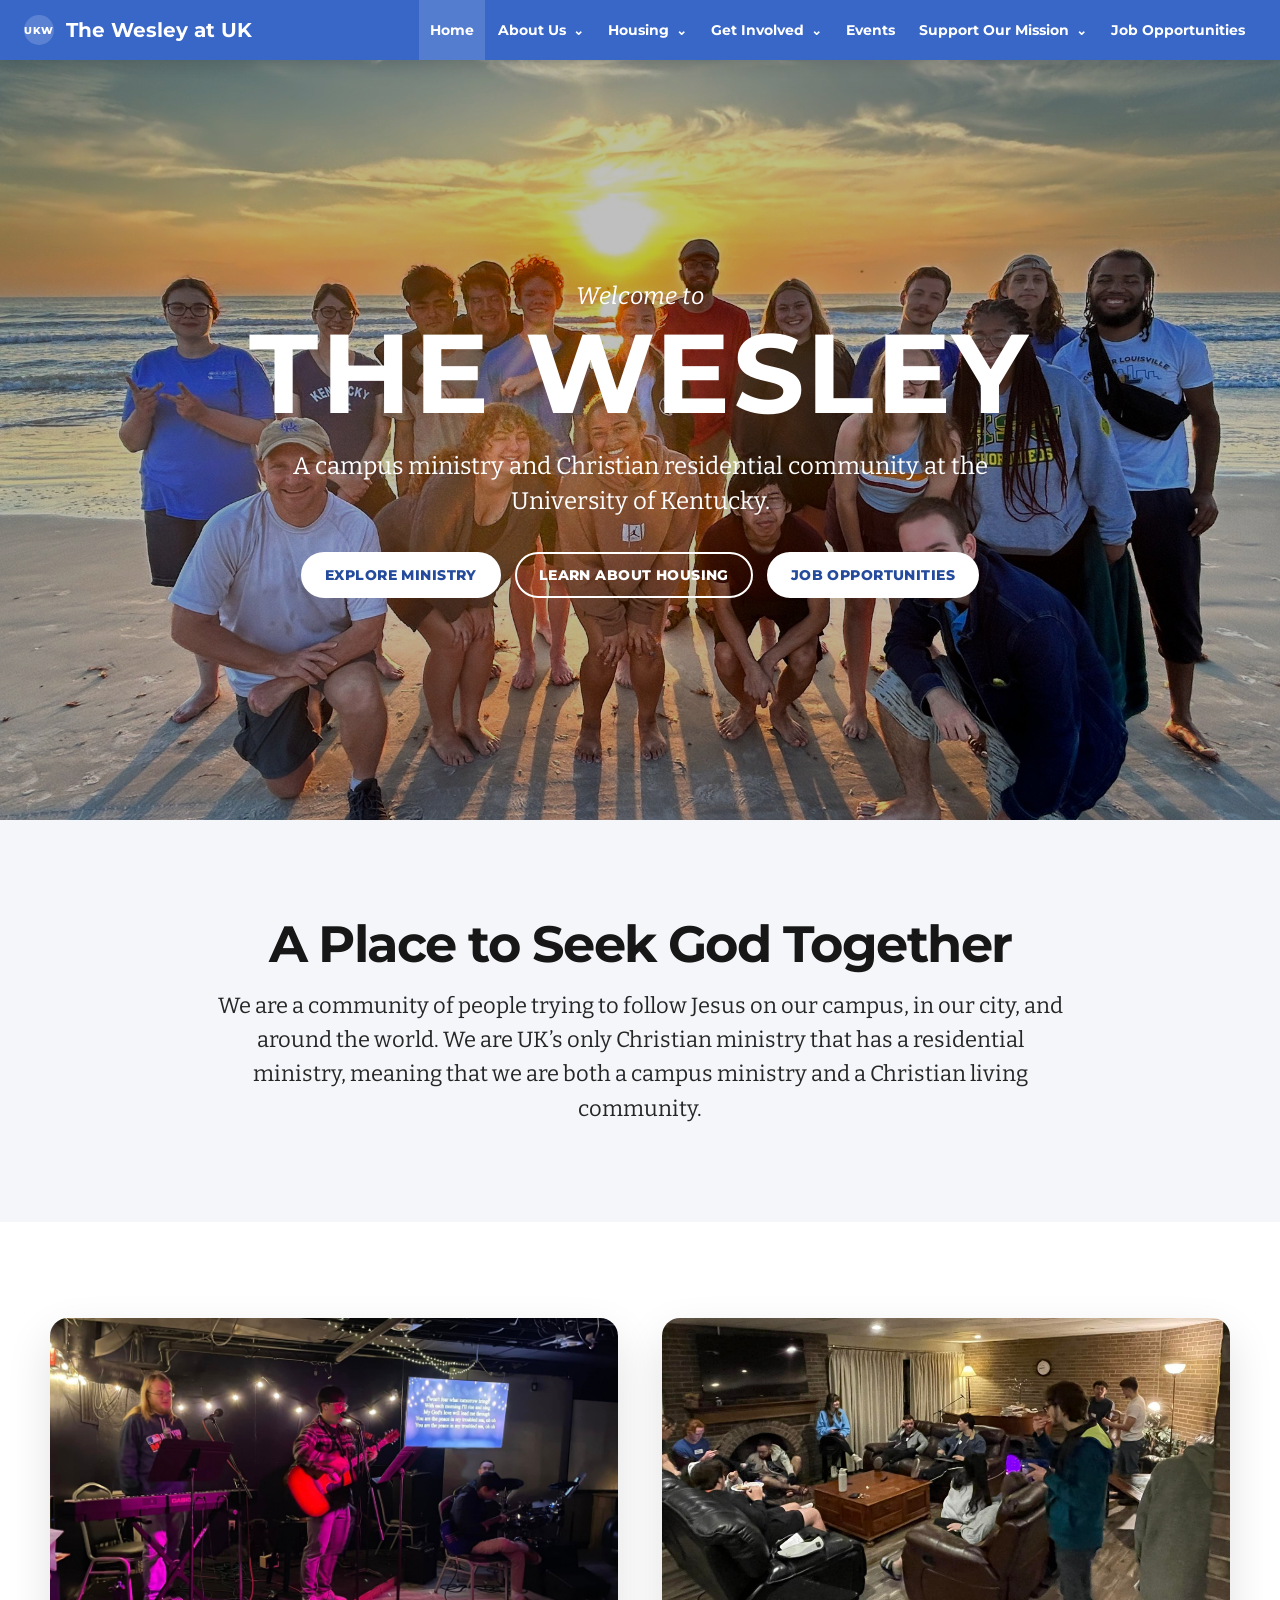
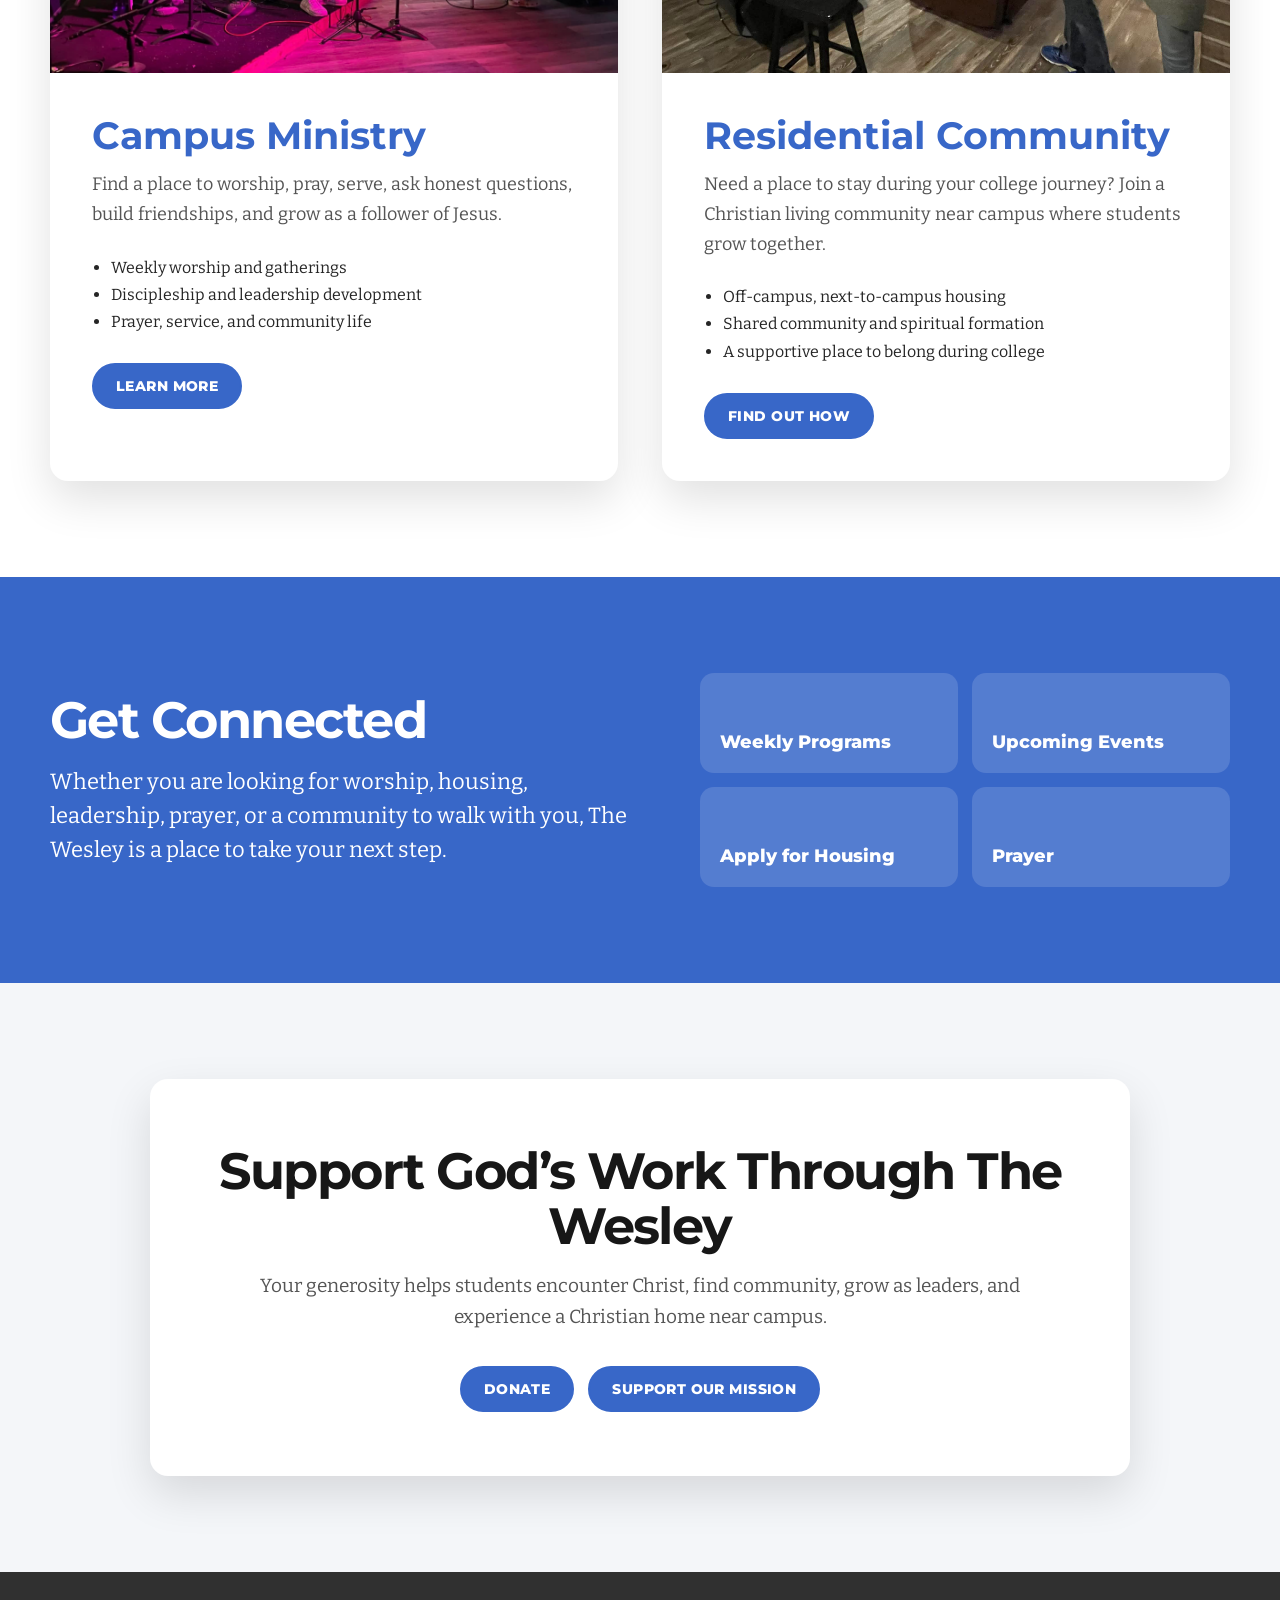
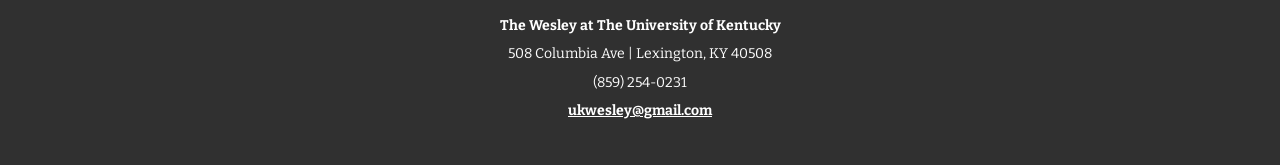
<file: index.html>
<!DOCTYPE html>
<html lang="en">
<head>
  <meta charset="UTF-8">
  <meta name="viewport" content="width=device-width, initial-scale=1.0">

  <title>The Wesley at UK</title>
  <meta name="description" content="The Wesley at UK is a campus ministry and Christian residential community at the University of Kentucky.">

  <link rel="preconnect" href="https://fonts.googleapis.com">
  <link rel="preconnect" href="https://fonts.gstatic.com" crossorigin>
  <link href="https://fonts.googleapis.com/css2?family=Bitter:wght@400;700&family=Montserrat:wght@400;500;600;700;800&display=swap" rel="stylesheet">

  <style>
    :root {
      --blue: #3867c8;
      --blue-dark: #244b9c;
      --ink: #171717;
      --muted: #555555;
      --light: #f4f6f9;
      --white: #ffffff;
      --footer: #303030;
      --shadow: 0 18px 45px rgba(0,0,0,.12);
      --radius: 18px;
    }

    * {
      box-sizing: border-box;
    }

    body {
      margin: 0;
      color: var(--ink);
      font-family: "Bitter", Georgia, serif;
      background: var(--white);
    }

    img {
      width: 100%;
      max-width: 100%;
      display: block;
    }

    a {
      color: inherit;
    }

    .container {
      width: min(1180px, calc(100% - 32px));
      margin: 0 auto;
    }

    .site-header {
      position: sticky;
      top: 0;
      z-index: 100;
      box-shadow: 0 2px 16px rgba(0,0,0,.16);
    }

    .navbar {
      min-height: 60px;
      display: flex;
      align-items: center;
      justify-content: space-between;
      gap: 22px;
      padding: 0 24px;
      background: var(--blue);
      color: var(--white);
      font-family: "Montserrat", Arial, sans-serif;
    }

    .brand {
      display: inline-flex;
      align-items: center;
      gap: 12px;
      text-decoration: none;
      font-size: 20px;
      font-weight: 700;
      white-space: nowrap;
    }

    .brand-logo {
      width: 30px;
      height: 30px;
      display: grid;
      place-items: center;
      border-radius: 50%;
      background: rgba(255,255,255,.18);
      font-size: 10px;
      font-weight: 800;
      letter-spacing: .04em;
    }

    .menu-toggle {
      display: none;
      align-items: center;
      gap: 8px;
      border: 0;
      background: transparent;
      color: var(--white);
      font-family: "Montserrat", Arial, sans-serif;
      font-weight: 800;
      cursor: pointer;
    }

    .menu-lines {
      display: grid;
      gap: 5px;
    }

    .menu-lines span {
      width: 24px;
      height: 2px;
      display: block;
      background: var(--white);
    }

    .main-menu {
      display: flex;
      align-items: center;
      justify-content: flex-end;
      gap: 2px;
      padding: 0;
      margin: 0;
      list-style: none;
      font-size: 14px;
      font-weight: 700;
    }

    .main-menu > li {
      position: relative;
    }

    .main-menu a,
    .main-menu button {
      min-height: 60px;
      display: flex;
      align-items: center;
      padding: 0 11px;
      border: 0;
      background: transparent;
      color: var(--white);
      font: inherit;
      text-decoration: none;
      cursor: pointer;
    }

    .main-menu a:hover,
    .main-menu button:hover,
    .main-menu .active {
      background: rgba(255,255,255,.14);
    }

    .has-submenu > button::after {
      content: "⌄";
      margin-left: 7px;
      font-size: 13px;
    }

    .has-submenu ul {
      position: absolute;
      top: 100%;
      right: 0;
      min-width: 235px;
      padding: 8px 0;
      margin: 0;
      list-style: none;
      background: var(--blue-dark);
      box-shadow: var(--shadow);
      opacity: 0;
      visibility: hidden;
      transform: translateY(8px);
      transition: .18s ease;
    }

    .has-submenu:hover ul,
    .has-submenu:focus-within ul {
      opacity: 1;
      visibility: visible;
      transform: translateY(0);
    }

    .has-submenu ul a {
      min-height: auto;
      padding: 12px 18px;
      justify-content: flex-start;
    }

    .hero {
      min-height: clamp(500px, 66vw, 760px);
      display: flex;
      align-items: center;
      justify-content: center;
      text-align: center;
      color: var(--white);
      background:
        linear-gradient(rgba(0,0,0,.25), rgba(0,0,0,.25)),
        url("media/uploads/image-4.jpg");
      background-size: cover;
      background-position: center;
    }

    .hero-content {
      width: min(980px, calc(100% - 32px));
      padding: 48px 0;
    }

    .hero-kicker {
      margin: 0 0 12px;
      font-size: clamp(18px, 2vw, 24px);
      font-style: italic;
    }

    .hero h1 {
      margin: 0;
      font-family: "Montserrat", Arial, sans-serif;
      font-size: clamp(54px, 9vw, 112px);
      line-height: .92;
      text-transform: uppercase;
      letter-spacing: .02em;
    }

    .hero-subtitle {
      max-width: 760px;
      margin: 24px auto 0;
      font-size: clamp(18px, 2vw, 24px);
      line-height: 1.45;
    }

    .button-row {
      display: flex;
      flex-wrap: wrap;
      justify-content: center;
      gap: 14px;
      margin-top: 34px;
    }

    .btn {
      display: inline-flex;
      align-items: center;
      justify-content: center;
      min-height: 46px;
      padding: 0 22px;
      border-radius: 999px;
      background: var(--blue);
      color: var(--white);
      border: 2px solid var(--blue);
      font-family: "Montserrat", Arial, sans-serif;
      font-size: 14px;
      font-weight: 800;
      text-transform: uppercase;
      text-decoration: none;
      letter-spacing: .03em;
    }

    .btn:hover {
      background: var(--blue-dark);
      border-color: var(--blue-dark);
    }

    .btn-light {
      background: var(--white);
      border-color: var(--white);
      color: var(--blue-dark);
    }

    .btn-outline {
      background: transparent;
      border-color: var(--white);
      color: var(--white);
    }

    .section {
      padding: clamp(58px, 8vw, 96px) 0;
    }

    .intro {
      background: var(--light);
      text-align: center;
    }

    .section-title {
      margin: 0 0 18px;
      font-family: "Montserrat", Arial, sans-serif;
      font-size: clamp(32px, 4vw, 52px);
      line-height: 1.08;
      letter-spacing: -.03em;
    }

    .section-lead {
      width: min(860px, 100%);
      margin: 0 auto;
      color: #262626;
      font-size: clamp(18px, 2vw, 22px);
      line-height: 1.55;
    }

    .equal-grid {
      display: grid;
      grid-template-columns: repeat(2, minmax(0, 1fr));
      gap: clamp(26px, 4vw, 44px);
    }

    .feature-card {
      overflow: hidden;
      border-radius: var(--radius);
      background: var(--white);
      box-shadow: var(--shadow);
    }

    .feature-card img {
      aspect-ratio: 16 / 10;
      object-fit: cover;
    }

    .feature-body {
      padding: clamp(26px, 4vw, 42px);
    }

    .feature-body h2 {
      margin: 0 0 14px;
      color: var(--blue);
      font-family: "Montserrat", Arial, sans-serif;
      font-size: clamp(28px, 3vw, 40px);
      line-height: 1.08;
    }

    .feature-body p {
      margin: 0 0 24px;
      color: var(--muted);
      font-size: 18px;
      line-height: 1.65;
    }

    .feature-list {
      margin: 0 0 28px;
      padding-left: 1.2rem;
      color: #252525;
      line-height: 1.7;
    }

    .split-section {
      background: var(--blue);
      color: var(--white);
    }

    .split-grid {
      display: grid;
      grid-template-columns: 1.05fr .95fr;
      gap: clamp(28px, 5vw, 64px);
      align-items: center;
    }

    .split-section .section-title,
    .split-section .section-lead {
      color: var(--white);
    }

    .quick-links {
      display: grid;
      grid-template-columns: repeat(2, minmax(0, 1fr));
      gap: 14px;
    }

    .quick-link {
      min-height: 100px;
      display: flex;
      align-items: flex-end;
      padding: 20px;
      border-radius: 14px;
      background: rgba(255,255,255,.14);
      color: var(--white);
      font-family: "Montserrat", Arial, sans-serif;
      font-size: 18px;
      font-weight: 800;
      text-decoration: none;
    }

    .quick-link:hover {
      background: rgba(255,255,255,.24);
    }

    .cta {
      text-align: center;
      background: var(--light);
    }

    .cta-card {
      width: min(980px, 100%);
      margin: 0 auto;
      padding: clamp(34px, 6vw, 64px);
      border-radius: var(--radius);
      background: var(--white);
      box-shadow: var(--shadow);
    }

    .cta-card p {
      width: min(760px, 100%);
      margin: 0 auto 28px;
      color: var(--muted);
      font-size: 19px;
      line-height: 1.6;
    }

    .site-footer {
      display: grid;
      gap: 8px;
      place-items: center;
      padding: 44px 16px;
      background: var(--footer);
      color: var(--white);
      text-align: center;
      font-size: 14px;
      line-height: 1.45;
    }

    .site-footer a {
      color: var(--white);
      font-weight: 700;
    }

    @media (max-width: 1060px) {
      .navbar {
        flex-wrap: wrap;
        padding: 0 16px;
      }

      .menu-toggle {
        display: inline-flex;
      }

      .main-menu {
        display: none;
        width: 100%;
        flex-direction: column;
        align-items: stretch;
        padding: 10px 0 18px;
      }

      .main-menu.open {
        display: flex;
      }

      .main-menu > li {
        width: 100%;
      }

      .main-menu a,
      .main-menu button {
        width: 100%;
        min-height: 48px;
        justify-content: space-between;
        padding: 0 10px;
      }

      .has-submenu ul {
        position: static;
        min-width: auto;
        display: none;
        opacity: 1;
        visibility: visible;
        transform: none;
        box-shadow: none;
        background: rgba(0,0,0,.16);
      }

      .has-submenu.open ul {
        display: block;
      }

      .has-submenu:hover ul {
        display: none;
      }

      .has-submenu.open:hover ul {
        display: block;
      }
    }

    @media (max-width: 760px) {

      .brand {
        font-size: 17px;
      }

      .hero {
        min-height: 560px;
      }

      .equal-grid,
      .split-grid {
        grid-template-columns: 1fr;
      }

      .quick-links {
        grid-template-columns: 1fr;
      }

      .feature-body {
        padding: 28px 22px;
      }
    }
  </style>
</head>

<body>
  <header class="site-header">
<nav class="navbar" aria-label="Main navigation">
      <a class="brand" href="index.html">
        <span class="brand-logo">UKW</span>
        <span>The Wesley at UK</span>
      </a>

      <button class="menu-toggle" aria-expanded="false" aria-controls="main-menu">
        <span class="menu-lines" aria-hidden="true">
          <span></span>
          <span></span>
          <span></span>
        </span>
        Menu
      </button>

      <ul id="main-menu" class="main-menu">
        <li><a class="active" href="index.html">Home</a></li>

        <li class="has-submenu">
          <button type="button">About Us</button>
          <ul>
            <li><a href="our-mission.html">Our Mission</a></li>
            <li><a href="contact-us.html">Contact Us</a></li>
          </ul>
        </li>

        <li class="has-submenu">
          <button type="button">Housing</button>
          <ul>
            <li><a href="dorm.html">Dorm</a></li>
            <li><a href="location.html">Location</a></li>
            <li><a href="apply.html">Apply</a></li>
          </ul>
        </li>

        <li class="has-submenu">
          <button type="button">Get Involved</button>
          <ul>
            <li><a href="ministry.html">Ministry</a></li>
            <li><a href="weekly-programs.html">Weekly Programs</a></li>
            <li><a href="leadership-academy.html">Leadership Academy</a></li>
            <li><a href="prayer.html">Prayer</a></li>
          </ul>
        </li>

        <li><a href="events.html">Events</a></li>

        <li class="has-submenu">
          <button type="button">Support Our Mission</button>
          <ul>
            <li><a href="support-gods-work.html">Support God's Work</a></li>
            <li><a href="donate.html">Donate</a></li>
          </ul>
        </li>

        <li><a href="Jobs.html">Job Opportunities</a></li>
      </ul>
    </nav>
  </header>

  <main>
    <section class="hero">
      <div class="hero-content">
        <p class="hero-kicker">Welcome to</p>
        <h1>The Wesley</h1>
        <p class="hero-subtitle">
          A campus ministry and Christian residential community at the University of Kentucky.
        </p>
        <div class="button-row">
          <a class="btn btn-light" href="ministry.html">Explore Ministry</a>
          <a class="btn btn-outline" href="dorm.html">Learn About Housing</a>
          <a class="btn btn-light" href="Jobs.html">Job Opportunities</a>
        </div>
      </div>
    </section>

    <section class="section intro">
      <div class="container">
        <h2 class="section-title">A Place to Seek God Together</h2>
        <p class="section-lead">
          We are a community of people trying to follow Jesus on our campus, in our city, and around the world.
          We are UK’s only Christian ministry that has a residential ministry, meaning that we are both a campus
          ministry and a Christian living community.
        </p>
      </div>
    </section>

    <section class="section">
      <div class="container equal-grid">
        <article class="feature-card">
          <img src="media/uploads/ukwf-worship.png" alt="Students worshiping and gathering at The Wesley">
          <div class="feature-body">
            <h2>Campus Ministry</h2>
            <p>
              Find a place to worship, pray, serve, ask honest questions, build friendships, and grow as a follower of Jesus.
            </p>
            <ul class="feature-list">
              <li>Weekly worship and gatherings</li>
              <li>Discipleship and leadership development</li>
              <li>Prayer, service, and community life</li>
            </ul>
            <a class="btn" href="ministry.html">Learn More</a>
          </div>
        </article>

        <article class="feature-card">
          <img src="media/uploads/dorm.png" alt="Students gathered in The Wesley residential community">
          <div class="feature-body">
            <h2>Residential Community</h2>
            <p>
              Need a place to stay during your college journey? Join a Christian living community near campus where students grow together.
            </p>
            <ul class="feature-list">
              <li>Off-campus, next-to-campus housing</li>
              <li>Shared community and spiritual formation</li>
              <li>A supportive place to belong during college</li>
            </ul>
            <a class="btn" href="dorm.html">Find Out How</a>
          </div>
        </article>
      </div>
    </section>

    <section class="section split-section">
      <div class="container split-grid">
        <div>
          <h2 class="section-title">Get Connected</h2>
          <p class="section-lead">
            Whether you are looking for worship, housing, leadership, prayer, or a community to walk with you,
            The Wesley is a place to take your next step.
          </p>
        </div>

        <div class="quick-links">
          <a class="quick-link" href="weekly-programs.html">Weekly Programs</a>
          <a class="quick-link" href="events.html">Upcoming Events</a>
          <a class="quick-link" href="apply.html">Apply for Housing</a>
          <a class="quick-link" href="prayer.html">Prayer</a>
        </div>
      </div>
    </section>

    <section class="section cta">
      <div class="container">
        <div class="cta-card">
          <h2 class="section-title">Support God’s Work Through The Wesley</h2>
          <p>
            Your generosity helps students encounter Christ, find community, grow as leaders,
            and experience a Christian home near campus.
          </p>
          <div class="button-row">
            <a class="btn" href="donate.html">Donate</a>
            <a class="btn" href="support-gods-work.html">Support Our Mission</a>
          </div>
        </div>
      </div>
    </section>
  </main>

  <footer class="site-footer">
    <strong>The Wesley at The University of Kentucky</strong>
    <span>508 Columbia Ave | Lexington, KY 40508</span>
    <span>(859) 254-0231</span>
    <span><a href="mailto:ukwesley@gmail.com">ukwesley@gmail.com</a></span>
  </footer>

  <script>
    const menuToggle = document.querySelector(".menu-toggle");
    const mainMenu = document.querySelector("#main-menu");
    const submenuButtons = document.querySelectorAll(".has-submenu > button");

    menuToggle.addEventListener("click", () => {
      const isOpen = mainMenu.classList.toggle("open");
      menuToggle.setAttribute("aria-expanded", String(isOpen));
    });

    submenuButtons.forEach((button) => {
      button.addEventListener("click", () => {
        if (window.innerWidth <= 1060) {
          const parent = button.closest(".has-submenu");
          parent.classList.toggle("open");
        }
      });
    });
  </script>
</body>
</html>
</file>
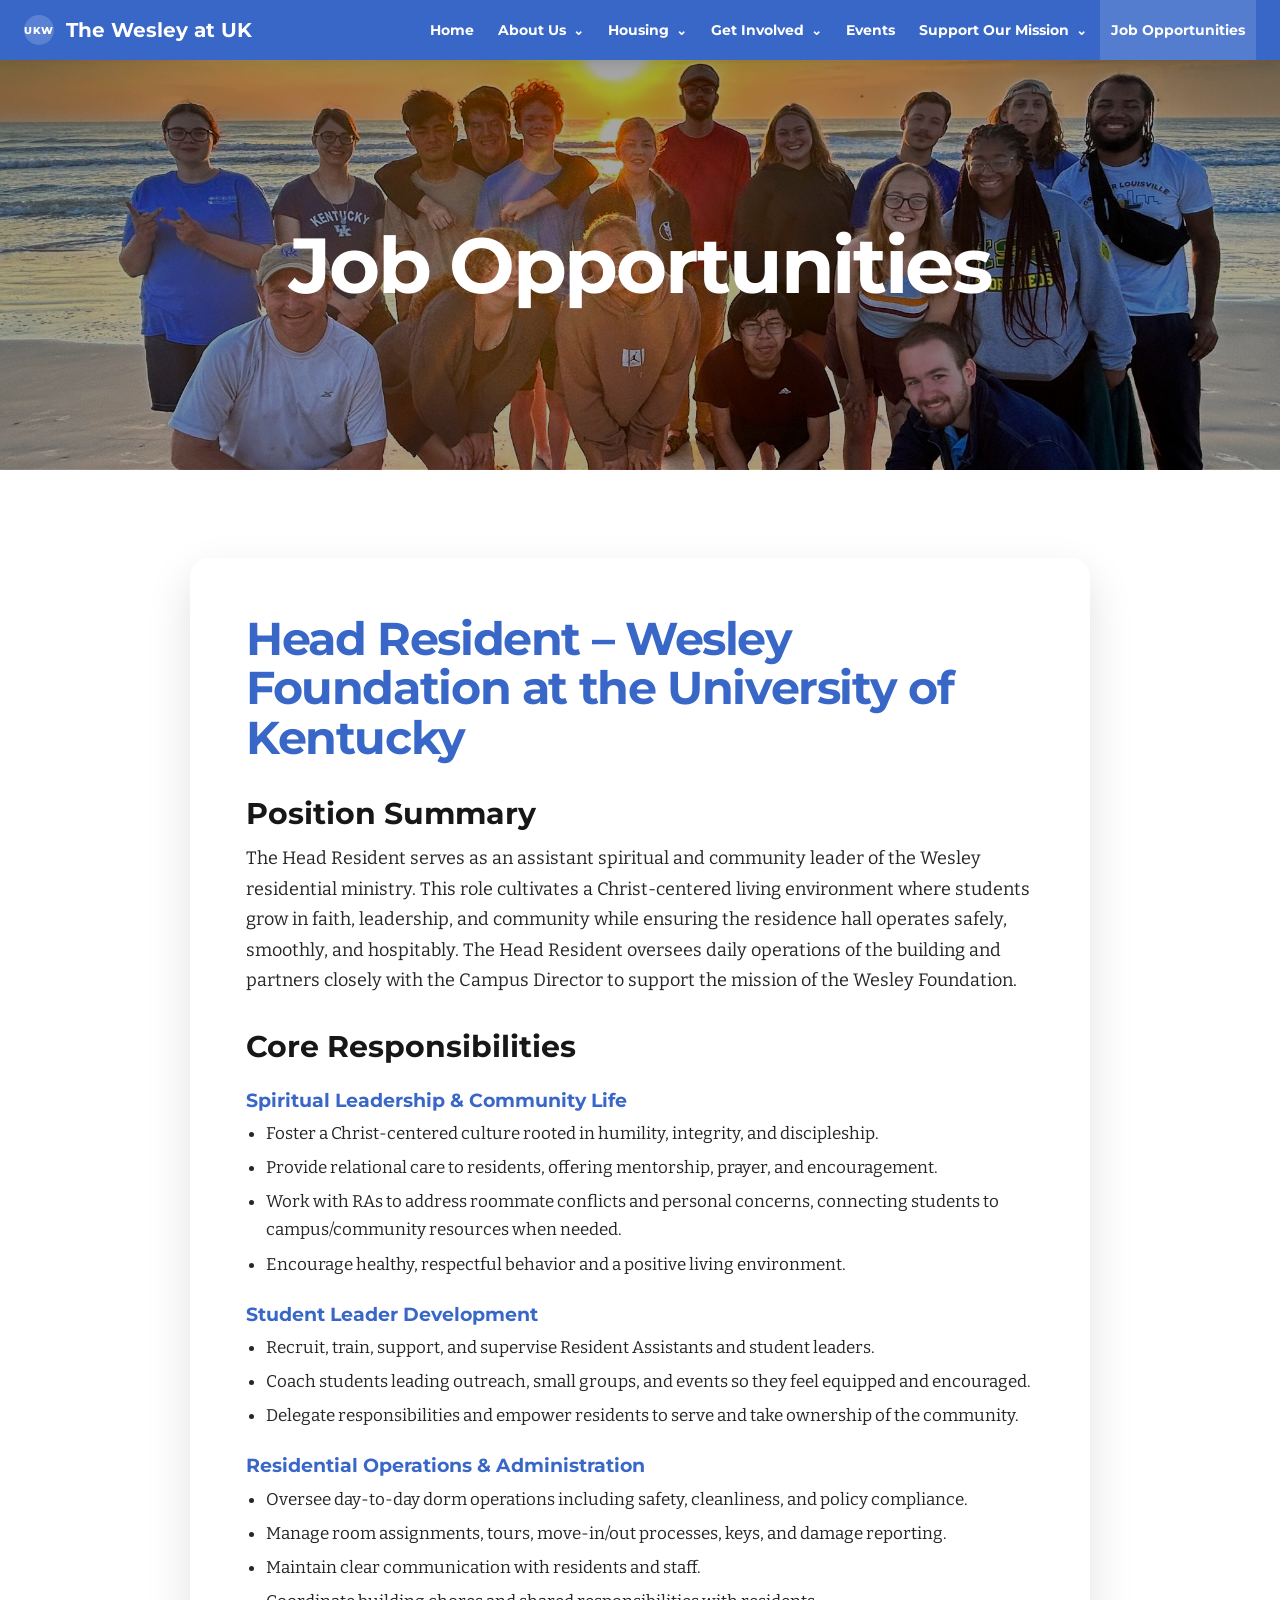
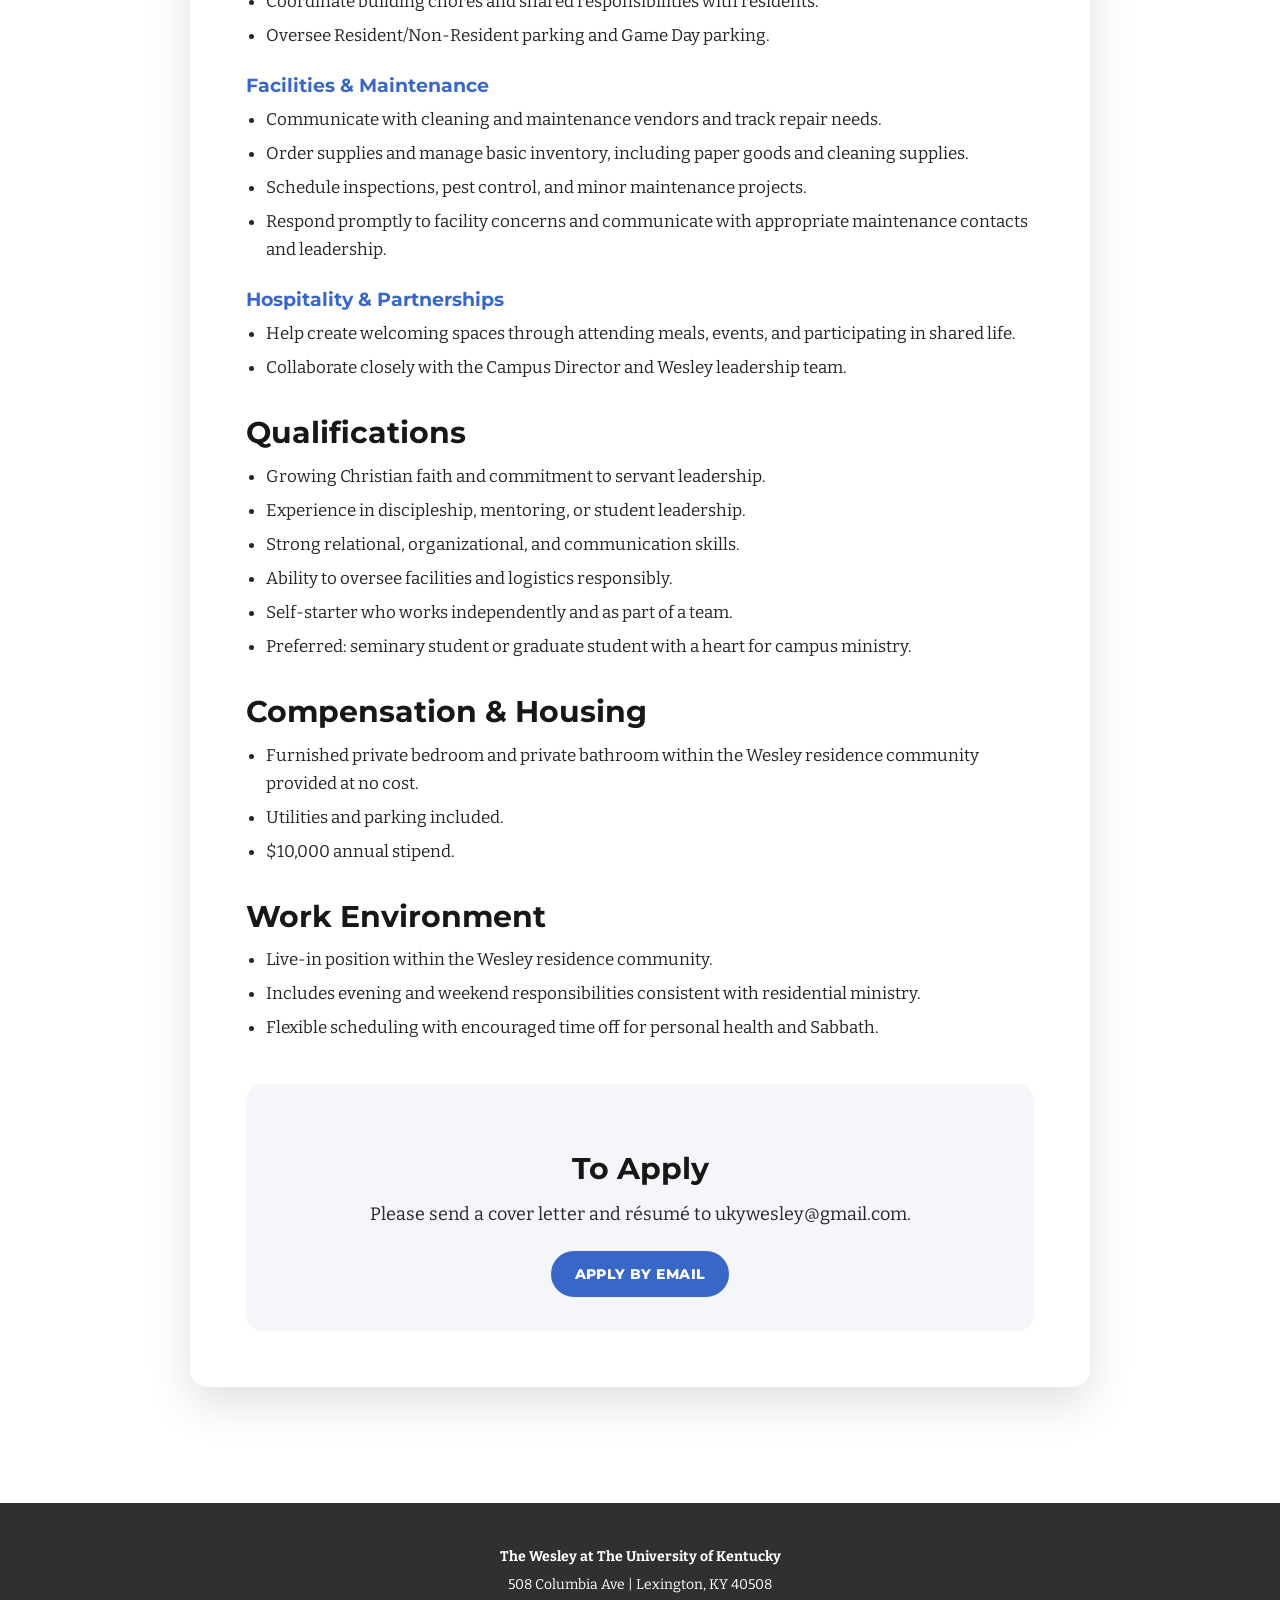
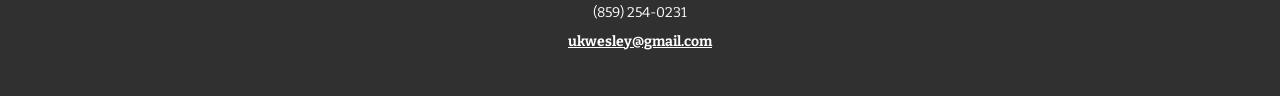
<file: jobs.html>
<!DOCTYPE html>
<html lang="en">
<head>
  <meta charset="UTF-8">
  <meta name="viewport" content="width=device-width, initial-scale=1.0">

  <title>Job Opportunities | The Wesley at UK</title>
  <meta name="description" content="Job opportunity for Head Resident at the Wesley Foundation at the University of Kentucky.">

  <link rel="preconnect" href="https://fonts.googleapis.com">
  <link rel="preconnect" href="https://fonts.gstatic.com" crossorigin>
  <link href="https://fonts.googleapis.com/css2?family=Bitter:wght@400;700&family=Montserrat:wght@400;500;600;700;800&display=swap" rel="stylesheet">

  <style>
    :root {
      --blue: #3867c8;
      --blue-dark: #244b9c;
      --ink: #171717;
      --muted: #555555;
      --light: #f4f6f9;
      --white: #ffffff;
      --footer: #303030;
      --shadow: 0 18px 45px rgba(0,0,0,.12);
      --radius: 18px;
    }

    * {
      box-sizing: border-box;
    }

    body {
      margin: 0;
      color: var(--ink);
      font-family: "Bitter", Georgia, serif;
      background: var(--white);
    }

    img {
      width: 100%;
      max-width: 100%;
      display: block;
    }

    a {
      color: inherit;
    }

    .container {
      width: min(1180px, calc(100% - 32px));
      margin: 0 auto;
    }

    .site-header {
      position: sticky;
      top: 0;
      z-index: 100;
      box-shadow: 0 2px 16px rgba(0,0,0,.16);
    }

    .navbar {
      min-height: 60px;
      display: flex;
      align-items: center;
      justify-content: space-between;
      gap: 22px;
      padding: 0 24px;
      background: var(--blue);
      color: var(--white);
      font-family: "Montserrat", Arial, sans-serif;
    }

    .brand {
      display: inline-flex;
      align-items: center;
      gap: 12px;
      text-decoration: none;
      font-size: 20px;
      font-weight: 700;
      white-space: nowrap;
    }

    .brand-logo {
      width: 30px;
      height: 30px;
      display: grid;
      place-items: center;
      border-radius: 50%;
      background: rgba(255,255,255,.18);
      font-size: 10px;
      font-weight: 800;
      letter-spacing: .04em;
    }

    .menu-toggle {
      display: none;
      align-items: center;
      gap: 8px;
      border: 0;
      background: transparent;
      color: var(--white);
      font-family: "Montserrat", Arial, sans-serif;
      font-weight: 800;
      cursor: pointer;
    }

    .menu-lines {
      display: grid;
      gap: 5px;
    }

    .menu-lines span {
      width: 24px;
      height: 2px;
      display: block;
      background: var(--white);
    }

    .main-menu {
      display: flex;
      align-items: center;
      justify-content: flex-end;
      gap: 2px;
      padding: 0;
      margin: 0;
      list-style: none;
      font-size: 14px;
      font-weight: 700;
    }

    .main-menu > li {
      position: relative;
    }

    .main-menu a,
    .main-menu button {
      min-height: 60px;
      display: flex;
      align-items: center;
      padding: 0 11px;
      border: 0;
      background: transparent;
      color: var(--white);
      font: inherit;
      text-decoration: none;
      cursor: pointer;
    }

    .main-menu a:hover,
    .main-menu button:hover,
    .main-menu .active {
      background: rgba(255,255,255,.14);
    }

    .has-submenu > button::after {
      content: "⌄";
      margin-left: 7px;
      font-size: 13px;
    }

    .has-submenu ul {
      position: absolute;
      top: 100%;
      right: 0;
      min-width: 235px;
      padding: 8px 0;
      margin: 0;
      list-style: none;
      background: var(--blue-dark);
      box-shadow: var(--shadow);
      opacity: 0;
      visibility: hidden;
      transform: translateY(8px);
      transition: .18s ease;
    }

    .has-submenu:hover ul,
    .has-submenu:focus-within ul {
      opacity: 1;
      visibility: visible;
      transform: translateY(0);
    }

    .has-submenu ul a {
      min-height: auto;
      padding: 12px 18px;
      justify-content: flex-start;
    }

    .page-hero {
      min-height: clamp(260px, 32vw, 420px);
      display: flex;
      align-items: center;
      justify-content: center;
      text-align: center;
      color: var(--white);
      background:
        linear-gradient(rgba(0,0,0,.35), rgba(0,0,0,.35)),
        url("media/uploads/image-4.jpg");
      background-size: cover;
      background-position: center;
    }

    .page-hero h1 {
      margin: 0;
      font-family: "Montserrat", Arial, sans-serif;
      font-size: clamp(44px, 7vw, 78px);
      line-height: 1;
      letter-spacing: -.03em;
    }

    .content-section {
      padding: clamp(48px, 7vw, 88px) 0 clamp(70px, 9vw, 120px);
      background: var(--white);
    }

    .job-card {
      width: min(900px, calc(100% - 32px));
      margin: 0 auto;
      padding: clamp(28px, 5vw, 56px);
      border-radius: var(--radius);
      background: var(--white);
      box-shadow: var(--shadow);
    }

    .job-card h2 {
      margin: 0 0 24px;
      color: var(--blue);
      font-family: "Montserrat", Arial, sans-serif;
      font-size: clamp(30px, 4vw, 46px);
      line-height: 1.08;
      letter-spacing: -.03em;
    }

    .job-card h3 {
      margin: 34px 0 12px;
      font-family: "Montserrat", Arial, sans-serif;
      font-size: clamp(22px, 3vw, 30px);
      line-height: 1.15;
    }

    .job-card h4 {
      margin: 24px 0 8px;
      color: var(--blue);
      font-family: "Montserrat", Arial, sans-serif;
      font-size: 19px;
      line-height: 1.25;
    }

    .job-card p {
      margin: 0 0 18px;
      color: #262626;
      font-size: 18px;
      line-height: 1.7;
    }

    .job-card ul {
      margin: 0 0 18px 1.25rem;
      padding: 0;
      color: #262626;
      font-size: 17px;
      line-height: 1.65;
    }

    .job-card li {
      margin: 6px 0;
    }

    .apply-box {
      margin-top: 42px;
      padding: clamp(24px, 4vw, 34px);
      border-radius: 16px;
      background: var(--light);
      text-align: center;
    }

    .apply-box p {
      margin: 0 auto 22px;
      max-width: 680px;
    }

    .btn {
      display: inline-flex;
      align-items: center;
      justify-content: center;
      min-height: 46px;
      padding: 0 22px;
      border-radius: 999px;
      background: var(--blue);
      color: var(--white);
      border: 2px solid var(--blue);
      font-family: "Montserrat", Arial, sans-serif;
      font-size: 14px;
      font-weight: 800;
      text-transform: uppercase;
      text-decoration: none;
      letter-spacing: .03em;
    }

    .btn:hover {
      background: var(--blue-dark);
      border-color: var(--blue-dark);
    }

    .site-footer {
      display: grid;
      gap: 8px;
      place-items: center;
      padding: 44px 16px;
      background: var(--footer);
      color: var(--white);
      text-align: center;
      font-size: 14px;
      line-height: 1.45;
    }

    .site-footer a {
      color: var(--white);
      font-weight: 700;
    }

    @media (max-width: 1060px) {
      .navbar {
        flex-wrap: wrap;
        padding: 0 16px;
      }

      .menu-toggle {
        display: inline-flex;
      }

      .main-menu {
        display: none;
        width: 100%;
        flex-direction: column;
        align-items: stretch;
        padding: 10px 0 18px;
      }

      .main-menu.open {
        display: flex;
      }

      .main-menu > li {
        width: 100%;
      }

      .main-menu a,
      .main-menu button {
        width: 100%;
        min-height: 48px;
        justify-content: space-between;
        padding: 0 10px;
      }

      .has-submenu ul {
        position: static;
        min-width: auto;
        display: none;
        opacity: 1;
        visibility: visible;
        transform: none;
        box-shadow: none;
        background: rgba(0,0,0,.16);
      }

      .has-submenu.open ul {
        display: block;
      }

      .has-submenu:hover ul {
        display: none;
      }

      .has-submenu.open:hover ul {
        display: block;
      }
    }

    @media (max-width: 760px) {
      .brand {
        font-size: 17px;
      }

      .page-hero {
        min-height: 300px;
      }

      .job-card {
        width: min(100% - 24px, 900px);
        padding: 26px 20px;
      }

      .job-card p,
      .job-card ul {
        font-size: 16px;
      }
    }
  </style>
</head>

<body>
  <header class="site-header">
    <nav class="navbar" aria-label="Main navigation">
      <a class="brand" href="index.html">
        <span class="brand-logo">UKW</span>
        <span>The Wesley at UK</span>
      </a>

      <button class="menu-toggle" aria-expanded="false" aria-controls="main-menu">
        <span class="menu-lines" aria-hidden="true">
          <span></span>
          <span></span>
          <span></span>
        </span>
        Menu
      </button>

      <ul id="main-menu" class="main-menu">
        <li><a href="index.html">Home</a></li>

        <li class="has-submenu">
          <button type="button">About Us</button>
          <ul>
            <li><a href="our-mission.html">Our Mission</a></li>
            <li><a href="contact-us.html">Contact Us</a></li>
          </ul>
        </li>

        <li class="has-submenu">
          <button type="button">Housing</button>
          <ul>
            <li><a href="dorm.html">Dorm</a></li>
            <li><a href="location.html">Location</a></li>
            <li><a href="apply.html">Apply</a></li>
          </ul>
        </li>

        <li class="has-submenu">
          <button type="button">Get Involved</button>
          <ul>
            <li><a href="ministry.html">Ministry</a></li>
            <li><a href="weekly-programs.html">Weekly Programs</a></li>
            <li><a href="leadership-academy.html">Leadership Academy</a></li>
            <li><a href="prayer.html">Prayer</a></li>
          </ul>
        </li>

        <li><a href="events.html">Events</a></li>

        <li class="has-submenu">
          <button type="button">Support Our Mission</button>
          <ul>
            <li><a href="support-gods-work.html">Support God's Work</a></li>
            <li><a href="donate.html">Donate</a></li>
          </ul>
        </li>

        <li><a class="active" href="Jobs.html">Job Opportunities</a></li>
      </ul>
    </nav>
  </header>

  <main>
    <section class="page-hero">
      <h1>Job Opportunities</h1>
    </section>

    <section class="content-section">
      <article class="job-card">
        <h2>Head Resident – Wesley Foundation at the University of Kentucky</h2>

        <h3>Position Summary</h3>
        <p>
          The Head Resident serves as an assistant spiritual and community leader of the Wesley residential ministry.
          This role cultivates a Christ-centered living environment where students grow in faith, leadership, and community
          while ensuring the residence hall operates safely, smoothly, and hospitably. The Head Resident oversees daily
          operations of the building and partners closely with the Campus Director to support the mission of the Wesley Foundation.
        </p>

        <h3>Core Responsibilities</h3>

        <h4>Spiritual Leadership &amp; Community Life</h4>
        <ul>
          <li>Foster a Christ-centered culture rooted in humility, integrity, and discipleship.</li>
          <li>Provide relational care to residents, offering mentorship, prayer, and encouragement.</li>
          <li>Work with RAs to address roommate conflicts and personal concerns, connecting students to campus/community resources when needed.</li>
          <li>Encourage healthy, respectful behavior and a positive living environment.</li>
        </ul>

        <h4>Student Leader Development</h4>
        <ul>
          <li>Recruit, train, support, and supervise Resident Assistants and student leaders.</li>
          <li>Coach students leading outreach, small groups, and events so they feel equipped and encouraged.</li>
          <li>Delegate responsibilities and empower residents to serve and take ownership of the community.</li>
        </ul>

        <h4>Residential Operations &amp; Administration</h4>
        <ul>
          <li>Oversee day-to-day dorm operations including safety, cleanliness, and policy compliance.</li>
          <li>Manage room assignments, tours, move-in/out processes, keys, and damage reporting.</li>
          <li>Maintain clear communication with residents and staff.</li>
          <li>Coordinate building chores and shared responsibilities with residents.</li>
          <li>Oversee Resident/Non-Resident parking and Game Day parking.</li>
        </ul>

        <h4>Facilities &amp; Maintenance</h4>
        <ul>
          <li>Communicate with cleaning and maintenance vendors and track repair needs.</li>
          <li>Order supplies and manage basic inventory, including paper goods and cleaning supplies.</li>
          <li>Schedule inspections, pest control, and minor maintenance projects.</li>
          <li>Respond promptly to facility concerns and communicate with appropriate maintenance contacts and leadership.</li>
        </ul>

        <h4>Hospitality &amp; Partnerships</h4>
        <ul>
          <li>Help create welcoming spaces through attending meals, events, and participating in shared life.</li>
          <li>Collaborate closely with the Campus Director and Wesley leadership team.</li>
        </ul>

        <h3>Qualifications</h3>
        <ul>
          <li>Growing Christian faith and commitment to servant leadership.</li>
          <li>Experience in discipleship, mentoring, or student leadership.</li>
          <li>Strong relational, organizational, and communication skills.</li>
          <li>Ability to oversee facilities and logistics responsibly.</li>
          <li>Self-starter who works independently and as part of a team.</li>
          <li>Preferred: seminary student or graduate student with a heart for campus ministry.</li>
        </ul>

        <h3>Compensation &amp; Housing</h3>
        <ul>
          <li>Furnished private bedroom and private bathroom within the Wesley residence community provided at no cost.</li>
          <li>Utilities and parking included.</li>
          <li>$10,000 annual stipend.</li>
        </ul>

        <h3>Work Environment</h3>
        <ul>
          <li>Live-in position within the Wesley residence community.</li>
          <li>Includes evening and weekend responsibilities consistent with residential ministry.</li>
          <li>Flexible scheduling with encouraged time off for personal health and Sabbath.</li>
        </ul>

        <div class="apply-box">
          <h3>To Apply</h3>
          <p>Please send a cover letter and résumé to ukywesley@gmail.com.</p>
          <a class="btn" href="mailto:ukiwesley@gmail.com">Apply by Email</a>
        </div>
      </article>
    </section>
  </main>

  <footer class="site-footer">
    <strong>The Wesley at The University of Kentucky</strong>
    <span>508 Columbia Ave | Lexington, KY 40508</span>
    <span>(859) 254-0231</span>
    <span><a href="mailto:ukwesley@gmail.com">ukwesley@gmail.com</a></span>
  </footer>

  <script>
    const menuToggle = document.querySelector(".menu-toggle");
    const mainMenu = document.querySelector("#main-menu");
    const submenuButtons = document.querySelectorAll(".has-submenu > button");

    menuToggle.addEventListener("click", () => {
      const isOpen = mainMenu.classList.toggle("open");
      menuToggle.setAttribute("aria-expanded", String(isOpen));
    });

    submenuButtons.forEach((button) => {
      button.addEventListener("click", () => {
        if (window.innerWidth <= 1060) {
          const parent = button.closest(".has-submenu");
          parent.classList.toggle("open");
        }
      });
    });
  </script>
</body>
</html>
</file>
